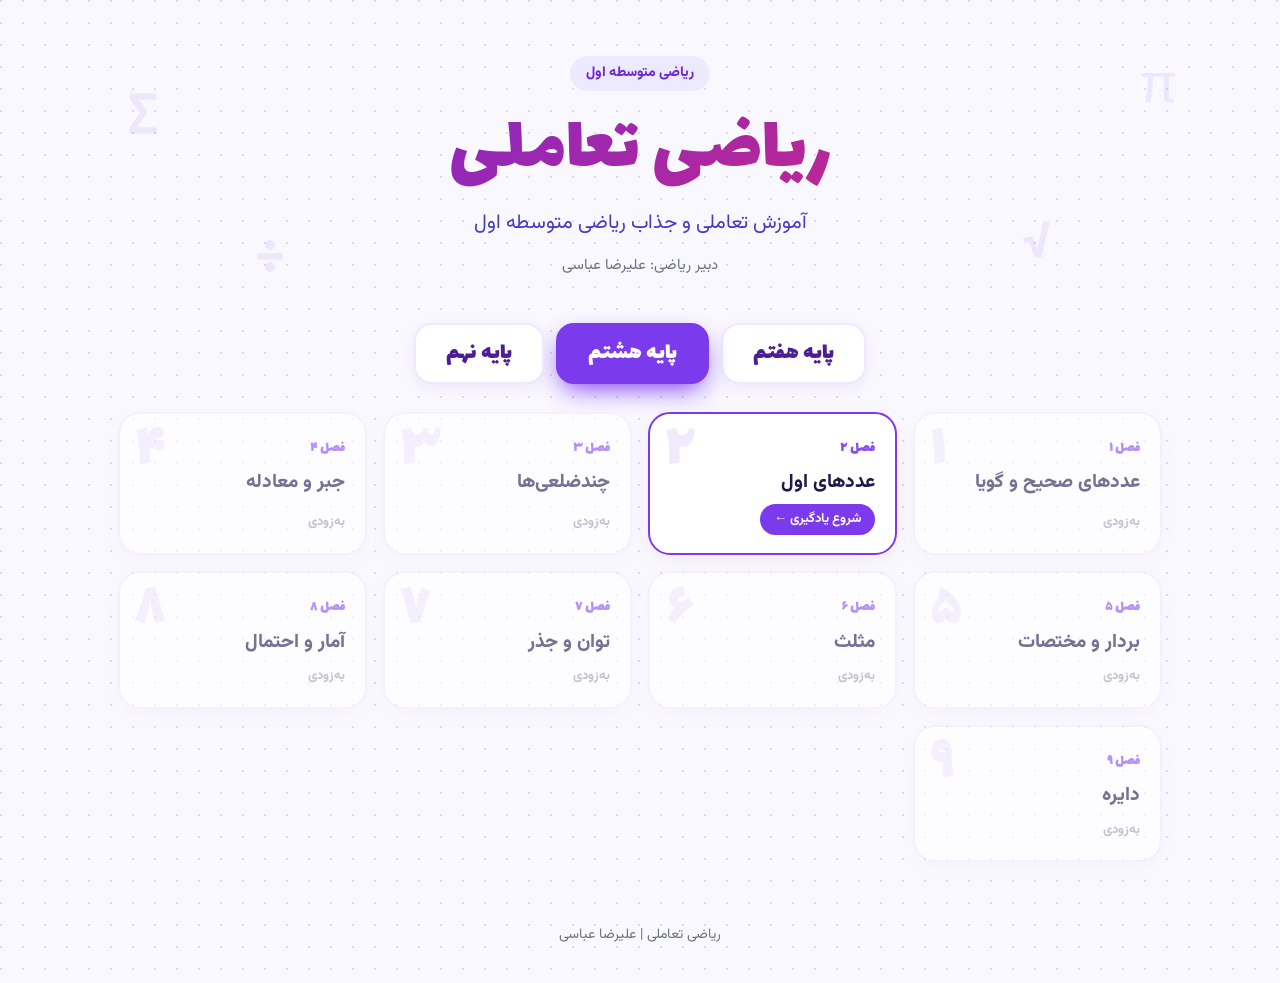
<file: index.html>
<!doctype html>
<html lang="fa" dir="rtl">
<head>
<meta charset="utf-8">
<meta name="viewport" content="width=device-width, initial-scale=1">
<meta name="theme-color" content="#6d28d9">
<title>ریاضی تعاملی | هفتم، هشتم، نهم</title>
<meta name="description" content="آموزش تعاملی ریاضی پایه‌های هفتم، هشتم و نهم">
<link rel="stylesheet" href="fonts/fonts.css">
<link rel="icon" href="data:image/svg+xml,<svg xmlns='http://www.w3.org/2000/svg' viewBox='0 0 100 100'><text y='.9em' font-size='90'>➗</text></svg>">
<style>
*{box-sizing:border-box}
html,body{margin:0}
body{font-family:Vazirmatn,Tahoma,sans-serif;color:#1e1b4b;line-height:1.9;min-height:100vh;
  background:#faf8ff radial-gradient(circle at 1px 1px,#ddd6fe 1px,transparent 0) 0 0/22px 22px}
a{color:inherit;text-decoration:none}
.wrap{max-width:1080px;margin:0 auto;padding:0 18px}
header{padding:56px 0 34px;text-align:center;position:relative;overflow:hidden}
.symbols{position:absolute;inset:0;pointer-events:none;font-family:Lalezar,sans-serif;color:#7c3aed;opacity:.09;font-size:56px}
.symbols span{position:absolute;animation:fl 9s ease-in-out infinite}
@keyframes fl{50%{transform:translateY(-16px) rotate(8deg)}}
.badge{display:inline-block;background:#ede9fe;color:#6d28d9;font-weight:800;font-size:14px;padding:4px 16px;border-radius:999px}
h1{font-family:Lalezar,Vazirmatn,sans-serif;font-weight:400;font-size:clamp(44px,8vw,78px);line-height:1.25;margin:12px 0 4px;
  background:linear-gradient(135deg,#6d28d9,#db2777);-webkit-background-clip:text;background-clip:text;color:transparent}
.tag{font-size:clamp(16px,2.6vw,20px);color:#4338ca;margin:0}
.teacher{margin-top:10px;color:#6b7280;font-size:15px}
.tabs{display:flex;justify-content:center;gap:12px;margin:8px 0 28px;flex-wrap:wrap}
.tab{border:0;cursor:pointer;font-family:Lalezar,Vazirmatn,sans-serif;font-size:24px;padding:10px 30px;border-radius:18px;background:#fff;color:#4c1d95;
  box-shadow:0 4px 16px #4c1d9514;border:2px solid #ede9fe;transition:.2s}
.tab:hover{transform:translateY(-2px)}
.tab.on{color:#fff;border-color:transparent;background:var(--c);box-shadow:0 10px 26px -6px var(--c)}
.grid{display:grid;gap:16px;grid-template-columns:repeat(auto-fill,minmax(240px,1fr));padding-bottom:40px}
.ch{position:relative;display:flex;flex-direction:column;gap:6px;background:#fff;border-radius:22px;padding:20px 20px 18px;border:2px solid #f1edff;
  box-shadow:0 6px 22px #4c1d950d;transition:.2s;animation:in .35s both}
@keyframes in{from{opacity:0;transform:translateY(10px)}}
.ch .num{font-family:Lalezar,sans-serif;font-size:15px;color:var(--c);opacity:.9}
.ch .t{font-weight:800;font-size:19px;line-height:1.6}
.ch .st{margin-top:auto;font-size:13px;font-weight:700}
.ch.live{cursor:pointer;border-color:var(--c)}
.ch.live:hover{transform:translateY(-4px);box-shadow:0 16px 34px -10px var(--c)}
.ch.live .st{color:#fff;background:var(--c);align-self:flex-start;padding:3px 14px;border-radius:999px}
.ch.soon{opacity:.6}
.ch.soon .st{color:#9ca3af}
.big{position:absolute;left:14px;top:6px;font-family:Lalezar,sans-serif;font-size:64px;color:var(--c);opacity:.1;line-height:1}
footer{text-align:center;color:#6b7280;font-size:14px;padding:20px 0 34px}
</style>
</head>
<body>
<header>
  <div class="symbols"><span style="top:12%;right:8%">π</span><span style="top:60%;right:18%;animation-delay:-2s">√</span><span style="top:20%;left:10%;animation-delay:-4s">∑</span><span style="top:65%;left:20%;animation-delay:-6s">÷</span><span style="top:40%;left:45%;animation-delay:-3s;font-size:40px">×</span></div>
  <div class="wrap">
    <span class="badge">ریاضی متوسطه اول</span>
    <h1 id="sn"></h1>
    <p class="tag" id="tg"></p>
    <div class="teacher" id="te"></div>
  </div>
</header>
<main class="wrap">
  <div class="tabs" id="tabs"></div>
  <div class="grid" id="grid"></div>
</main>
<footer id="ft"></footer>
<script src="lessons.js"></script>
<script>
(function(){
  var S=window.SITE, G=window.GRADES, fa=function(n){return String(n).replace(/\d/g,function(d){return '۰۱۲۳۴۵۶۷۸۹'[d]})};
  document.getElementById('sn').textContent=S.name;
  document.getElementById('tg').textContent=S.tagline;
  document.getElementById('te').textContent=S.teacher?'دبیر ریاضی: '+S.teacher:'';
  document.getElementById('ft').textContent=S.name+(S.teacher?' | '+S.teacher:'');
  var tabs=document.getElementById('tabs'), grid=document.getElementById('grid');
  function show(id){
    var g=G.filter(function(x){return x.id==id})[0]||G[0];
    try{localStorage.setItem('grade',g.id)}catch(e){}
    if(location.hash!=='#'+g.id)history.replaceState(null,'','#'+g.id);
    [].forEach.call(tabs.children,function(b){b.classList.toggle('on',b.dataset.id==g.id)});
    grid.style.setProperty('--c',g.color); grid.innerHTML='';
    g.chapters.forEach(function(c,i){
      var el=document.createElement(c.file?'a':'div');
      el.className='ch '+(c.file?'live':'soon'); el.style.animationDelay=(i*40)+'ms';
      if(c.file)el.href='lessons/'+c.file;
      el.innerHTML='<span class="big"></span><span class="num"></span><span class="t"></span><span class="st"></span>';
      el.querySelector('.big').textContent=fa(c.n);
      el.querySelector('.num').textContent='فصل '+fa(c.n);
      el.querySelector('.t').textContent=c.title;
      el.querySelector('.st').textContent=c.file?'شروع یادگیری ←':'به‌زودی';
      grid.appendChild(el);
    });
  }
  G.forEach(function(g){
    var b=document.createElement('button'); b.className='tab'; b.dataset.id=g.id; b.style.setProperty('--c',g.color);
    b.textContent='پایه '+g.title; b.onclick=function(){show(g.id)}; tabs.appendChild(b);
  });
  var start=location.hash.slice(1); if(!start){try{start=localStorage.getItem('grade')}catch(e){}}
  show(start||8);
  window.addEventListener('hashchange',function(){show(location.hash.slice(1))});
})();
</script>
</body>
</html>
</file>
<file: fonts/fonts.css>
@font-face{font-family:"Vazirmatn";font-style:normal;font-weight:100 900;font-display:swap;src:url("Vazirmatn.woff2") format("woff2")}
@font-face{font-family:"Lalezar";font-style:normal;font-weight:400;font-display:swap;src:url("Lalezar.woff2") format("woff2")}
</file>
